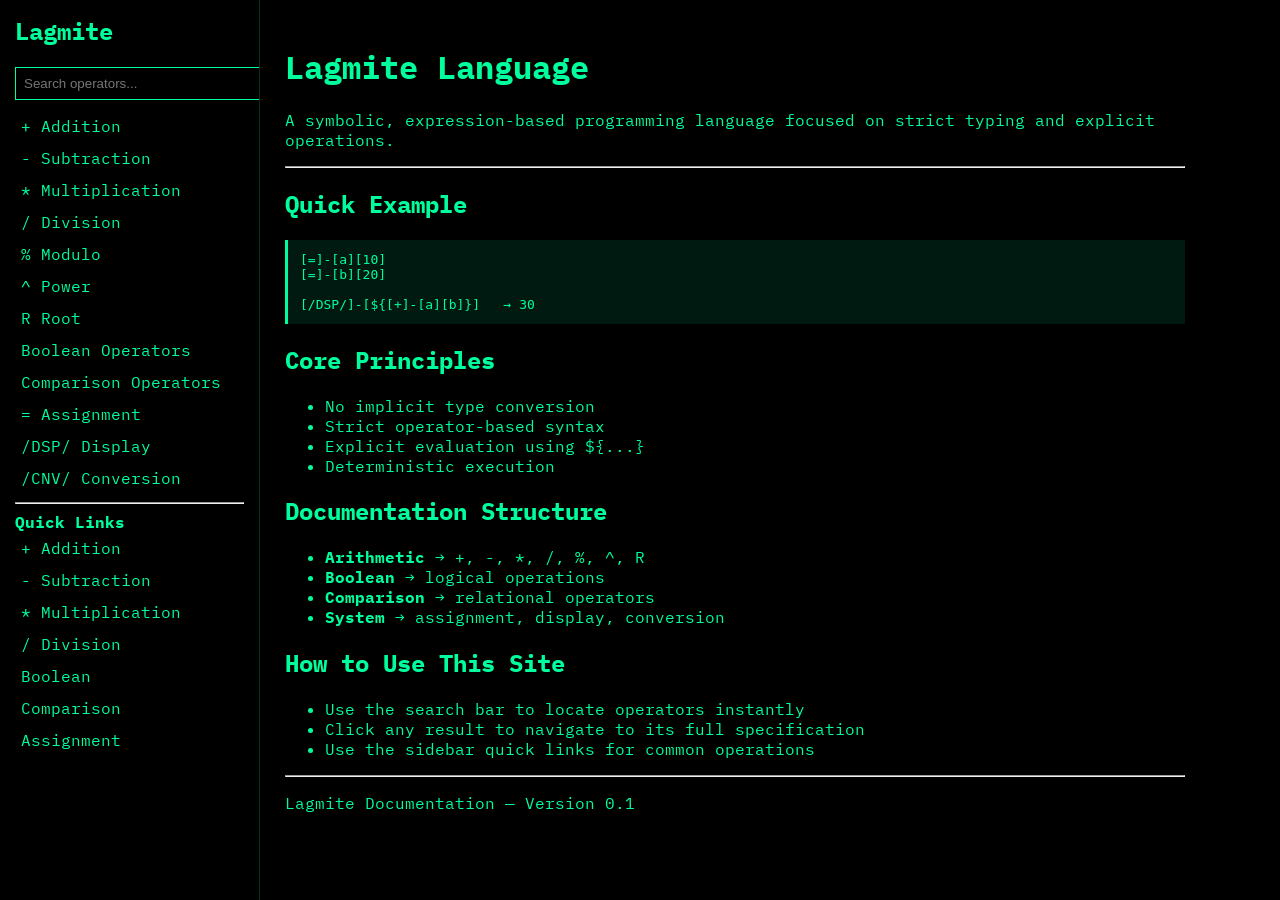
<file: index.html>
<!DOCTYPE html>
<html lang="en">
<head>
<meta charset="UTF-8">
<title>Lagmite Documentation</title>
<meta name="viewport" content="width=device-width, initial-scale=1.0">

<link href="https://fonts.googleapis.com/css2?family=IBM+Plex+Mono&display=swap" rel="stylesheet">
<link rel="stylesheet" href="style.css">
</head>

<body>

<!-- Sidebar -->
<div class="sidebar">

    <h2>Lagmite</h2>

    <input id="search" placeholder="Search operators...">

    <div id="results"></div>

    <hr>

    <div>
        <b>Quick Links</b>
        <a href="operators/add.html">+ Addition</a>
        <a href="operators/sub.html">- Subtraction</a>
        <a href="operators/mul.html">* Multiplication</a>
        <a href="operators/div.html">/ Division</a>
        <a href="operators/boolean.html">Boolean</a>
        <a href="operators/comparison.html">Comparison</a>
        <a href="operators/assign.html">Assignment</a>
    </div>

</div>

<!-- Main -->
<div class="main">

    <!-- Header -->
    <header>
        <h1>Lagmite Language</h1>
        <p>
            A symbolic, expression-based programming language focused on strict typing and explicit operations.
        </p>
    </header>

    <hr>

    <!-- Quick Example -->
    <section>
        <h2>Quick Example</h2>
<pre>
[=]-[a][10]
[=]-[b][20]

[/DSP/]-[${[+]-[a][b]}]   → 30
</pre>
    </section>

    <!-- Key Features -->
    <section>
        <h2>Core Principles</h2>
        <ul>
            <li>No implicit type conversion</li>
            <li>Strict operator-based syntax</li>
            <li>Explicit evaluation using ${...}</li>
            <li>Deterministic execution</li>
        </ul>
    </section>

    <!-- Navigation Guide -->
    <section>
        <h2>Documentation Structure</h2>
        <ul>
            <li><b>Arithmetic</b> → +, -, *, /, %, ^, R</li>
            <li><b>Boolean</b> → logical operations</li>
            <li><b>Comparison</b> → relational operators</li>
            <li><b>System</b> → assignment, display, conversion</li>
        </ul>
    </section>

    <!-- Usage Hint -->
    <section>
        <h2>How to Use This Site</h2>
        <ul>
            <li>Use the search bar to locate operators instantly</li>
            <li>Click any result to navigate to its full specification</li>
            <li>Use the sidebar quick links for common operations</li>
        </ul>
    </section>

    <hr>

    <!-- Footer -->
    <footer>
        <p>
            Lagmite Documentation — Version 0.1
        </p>
    </footer>

</div>

<script src="search.js"></script>

</body>
</html>
</file>
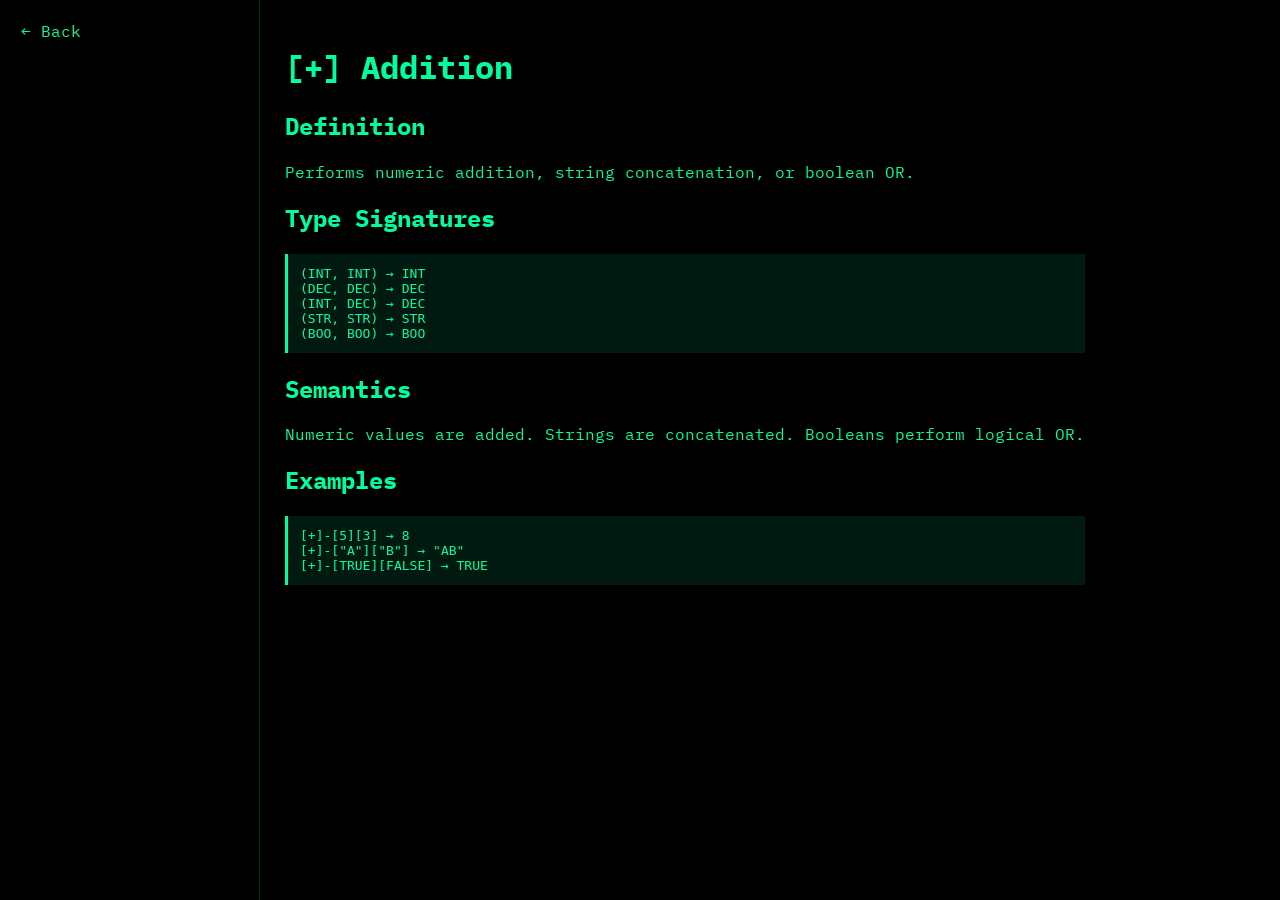
<file: operators/add.html>
<!DOCTYPE html>
<html>
<head>
<meta charset="UTF-8">
<title>[+] Addition</title>
<link href="https://fonts.googleapis.com/css2?family=IBM+Plex+Mono&display=swap" rel="stylesheet">
<link rel="stylesheet" href="../style.css">
</head>
<body>
<div class="sidebar"><a href="../index.html">← Back</a></div>
<div class="main">
<h1>[+] Addition</h1>

<h2>Definition</h2>
<p>Performs numeric addition, string concatenation, or boolean OR.</p>

<h2>Type Signatures</h2>
<pre>
(INT, INT) → INT
(DEC, DEC) → DEC
(INT, DEC) → DEC
(STR, STR) → STR
(BOO, BOO) → BOO
</pre>

<h2>Semantics</h2>
<p>
Numeric values are added. Strings are concatenated. Booleans perform logical OR.
</p>

<h2>Examples</h2>
<pre>
[+]-[5][3] → 8
[+]-["A"]["B"] → "AB"
[+]-[TRUE][FALSE] → TRUE
</pre>

</div>
</body>
</html>
</file>
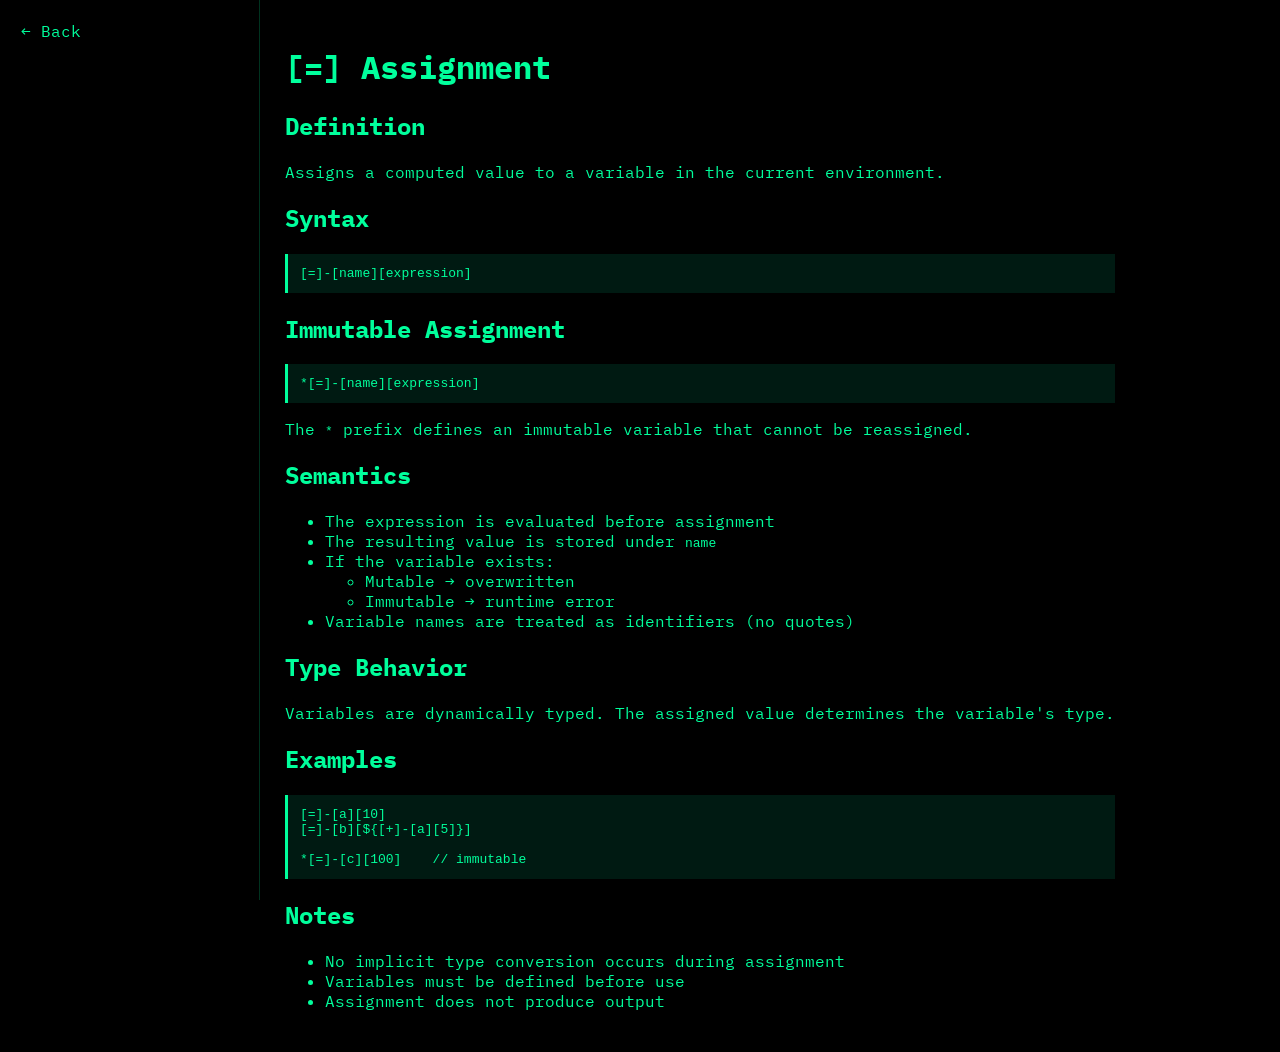
<file: operators/assign.html>
<!DOCTYPE html>
<html>
<head>
<meta charset="UTF-8">
<title>[=] Assignment</title>
<link href="https://fonts.googleapis.com/css2?family=IBM+Plex+Mono&display=swap" rel="stylesheet">
<link rel="stylesheet" href="../style.css">
</head>

<body>

<div class="sidebar">
    <a href="../index.html">← Back</a>
</div>

<div class="main">

<h1>[=] Assignment</h1>

<h2>Definition</h2>
<p>
Assigns a computed value to a variable in the current environment.
</p>

<h2>Syntax</h2>
<pre>
[=]-[name][expression]
</pre>

<h2>Immutable Assignment</h2>
<pre>
*[=]-[name][expression]
</pre>

<p>
The <code>*</code> prefix defines an immutable variable that cannot be reassigned.
</p>

<h2>Semantics</h2>
<ul>
<li>The expression is evaluated before assignment</li>
<li>The resulting value is stored under <code>name</code></li>
<li>If the variable exists:
    <ul>
        <li>Mutable → overwritten</li>
        <li>Immutable → runtime error</li>
    </ul>
</li>
<li>Variable names are treated as identifiers (no quotes)</li>
</ul>

<h2>Type Behavior</h2>
<p>
Variables are dynamically typed. The assigned value determines the variable's type.
</p>

<h2>Examples</h2>
<pre>
[=]-[a][10]
[=]-[b][${[+]-[a][5]}]

*[=]-[c][100]    // immutable
</pre>

<h2>Notes</h2>
<ul>
<li>No implicit type conversion occurs during assignment</li>
<li>Variables must be defined before use</li>
<li>Assignment does not produce output</li>
</ul>

</div>

</body>
</html>
</file>
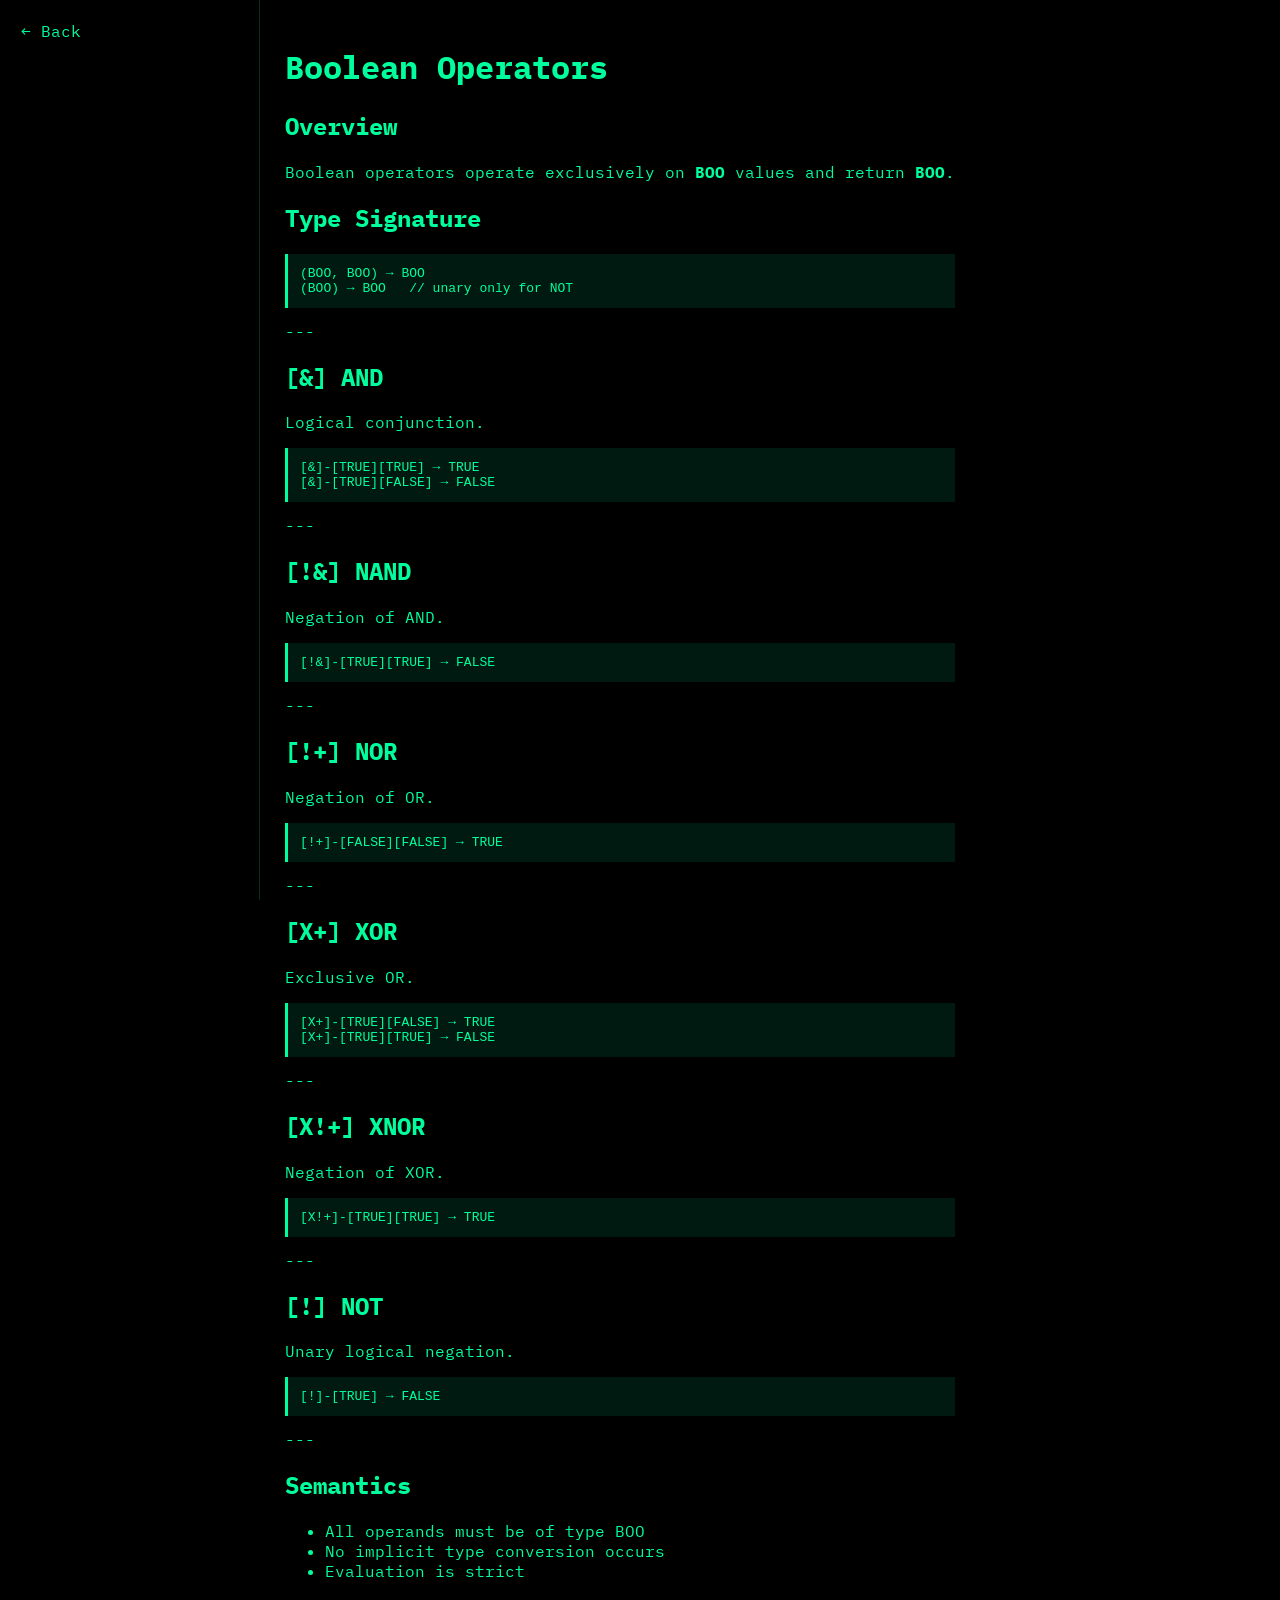
<file: operators/boolean.html>
<!DOCTYPE html>
<html>
<head>
<meta charset="UTF-8">
<title>Boolean Operators</title>
<link href="https://fonts.googleapis.com/css2?family=IBM+Plex+Mono&display=swap" rel="stylesheet">
<link rel="stylesheet" href="../style.css">
</head>

<body>

<div class="sidebar">
    <a href="../index.html">← Back</a>
</div>

<div class="main">

<h1>Boolean Operators</h1>

<h2>Overview</h2>
<p>
Boolean operators operate exclusively on <b>BOO</b> values and return <b>BOO</b>.
</p>

<h2>Type Signature</h2>
<pre>
(BOO, BOO) → BOO
(BOO) → BOO   // unary only for NOT
</pre>

---

<h2>[&] AND</h2>
<p>Logical conjunction.</p>
<pre>
[&]-[TRUE][TRUE] → TRUE
[&]-[TRUE][FALSE] → FALSE
</pre>

---

<h2>[!&] NAND</h2>
<p>Negation of AND.</p>
<pre>
[!&]-[TRUE][TRUE] → FALSE
</pre>

---

<h2>[!+] NOR</h2>
<p>Negation of OR.</p>
<pre>
[!+]-[FALSE][FALSE] → TRUE
</pre>

---

<h2>[X+] XOR</h2>
<p>Exclusive OR.</p>
<pre>
[X+]-[TRUE][FALSE] → TRUE
[X+]-[TRUE][TRUE] → FALSE
</pre>

---

<h2>[X!+] XNOR</h2>
<p>Negation of XOR.</p>
<pre>
[X!+]-[TRUE][TRUE] → TRUE
</pre>

---

<h2>[!] NOT</h2>
<p>Unary logical negation.</p>
<pre>
[!]-[TRUE] → FALSE
</pre>

---

<h2>Semantics</h2>
<ul>
<li>All operands must be of type BOO</li>
<li>No implicit type conversion occurs</li>
<li>Evaluation is strict</li>
</ul>

</div>

</body>
</html>
</file>
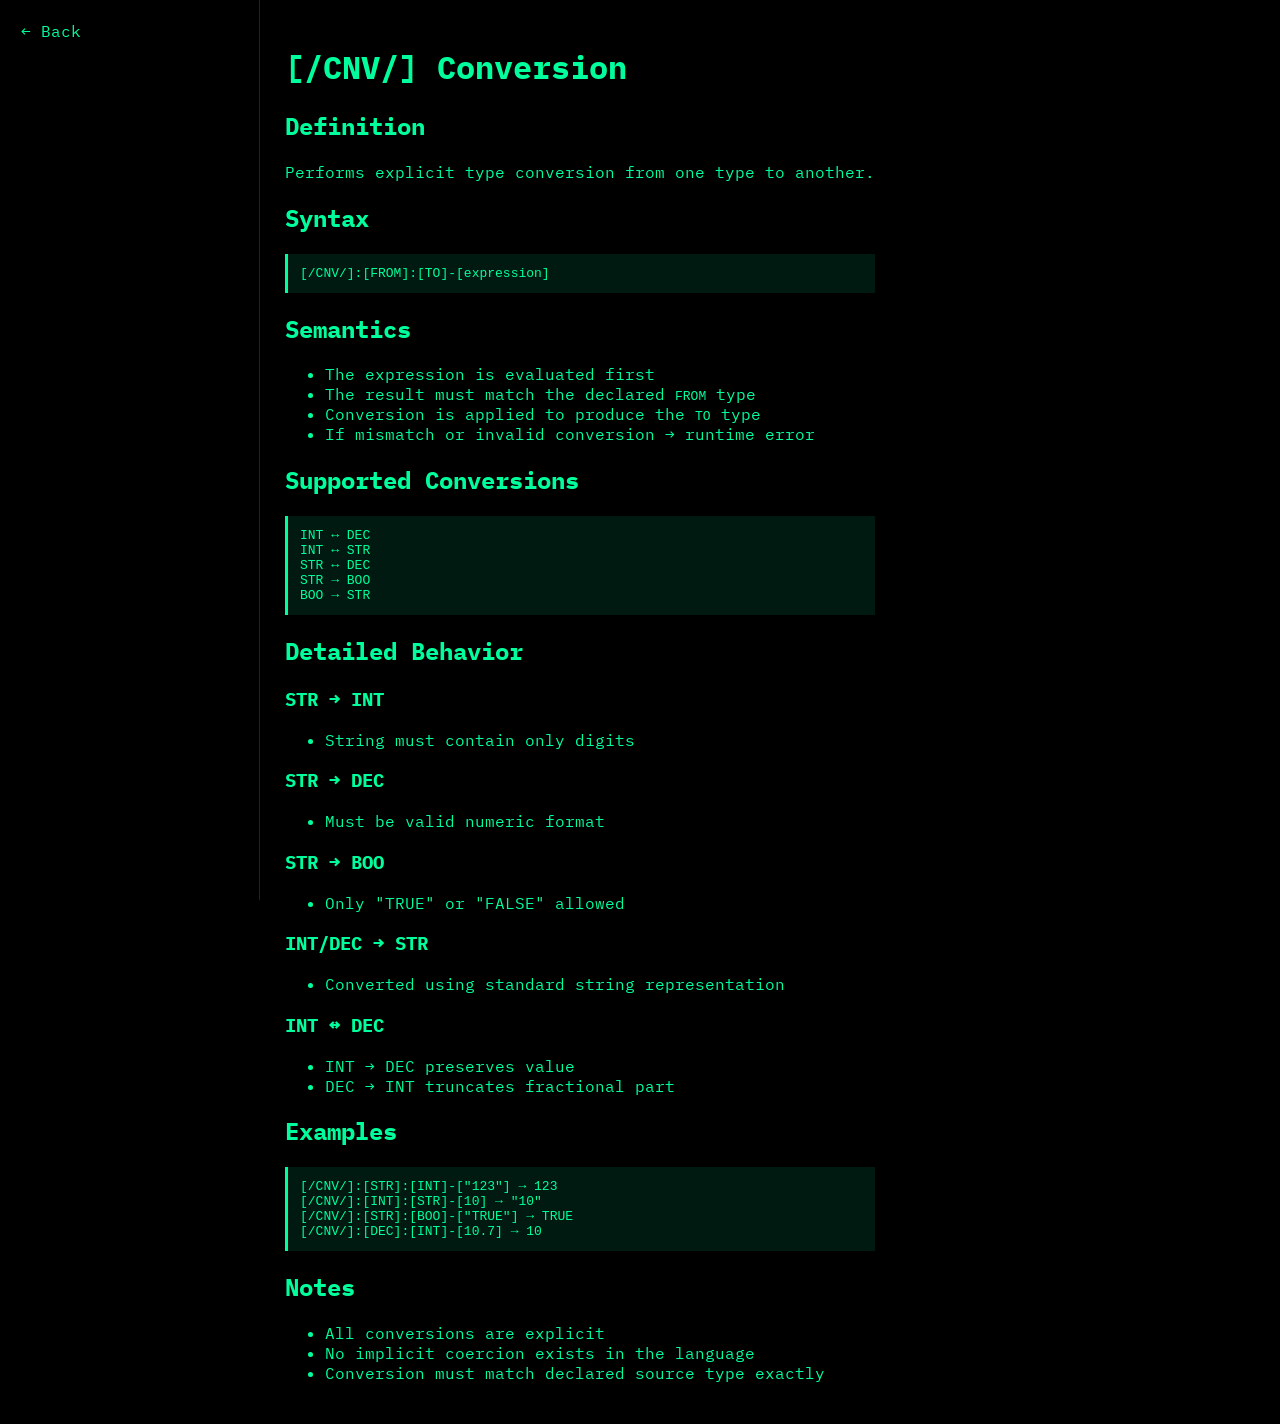
<file: operators/cnv.html>
<!DOCTYPE html>
<html>
<head>
<meta charset="UTF-8">
<title>[/CNV/] Conversion</title>
<link href="https://fonts.googleapis.com/css2?family=IBM+Plex+Mono&display=swap" rel="stylesheet">
<link rel="stylesheet" href="../style.css">
</head>

<body>

<div class="sidebar">
    <a href="../index.html">← Back</a>
</div>

<div class="main">

<h1>[/CNV/] Conversion</h1>

<h2>Definition</h2>
<p>
Performs explicit type conversion from one type to another.
</p>

<h2>Syntax</h2>
<pre>
[/CNV/]:[FROM]:[TO]-[expression]
</pre>

<h2>Semantics</h2>
<ul>
<li>The expression is evaluated first</li>
<li>The result must match the declared <code>FROM</code> type</li>
<li>Conversion is applied to produce the <code>TO</code> type</li>
<li>If mismatch or invalid conversion → runtime error</li>
</ul>

<h2>Supported Conversions</h2>
<pre>
INT ↔ DEC
INT ↔ STR
STR ↔ DEC
STR → BOO
BOO → STR
</pre>

<h2>Detailed Behavior</h2>

<h3>STR → INT</h3>
<ul>
<li>String must contain only digits</li>
</ul>

<h3>STR → DEC</h3>
<ul>
<li>Must be valid numeric format</li>
</ul>

<h3>STR → BOO</h3>
<ul>
<li>Only "TRUE" or "FALSE" allowed</li>
</ul>

<h3>INT/DEC → STR</h3>
<ul>
<li>Converted using standard string representation</li>
</ul>

<h3>INT ↔ DEC</h3>
<ul>
<li>INT → DEC preserves value</li>
<li>DEC → INT truncates fractional part</li>
</ul>

<h2>Examples</h2>
<pre>
[/CNV/]:[STR]:[INT]-["123"] → 123
[/CNV/]:[INT]:[STR]-[10] → "10"
[/CNV/]:[STR]:[BOO]-["TRUE"] → TRUE
[/CNV/]:[DEC]:[INT]-[10.7] → 10
</pre>

<h2>Notes</h2>
<ul>
<li>All conversions are explicit</li>
<li>No implicit coercion exists in the language</li>
<li>Conversion must match declared source type exactly</li>
</ul>

</div>

</body>
</html>
</file>
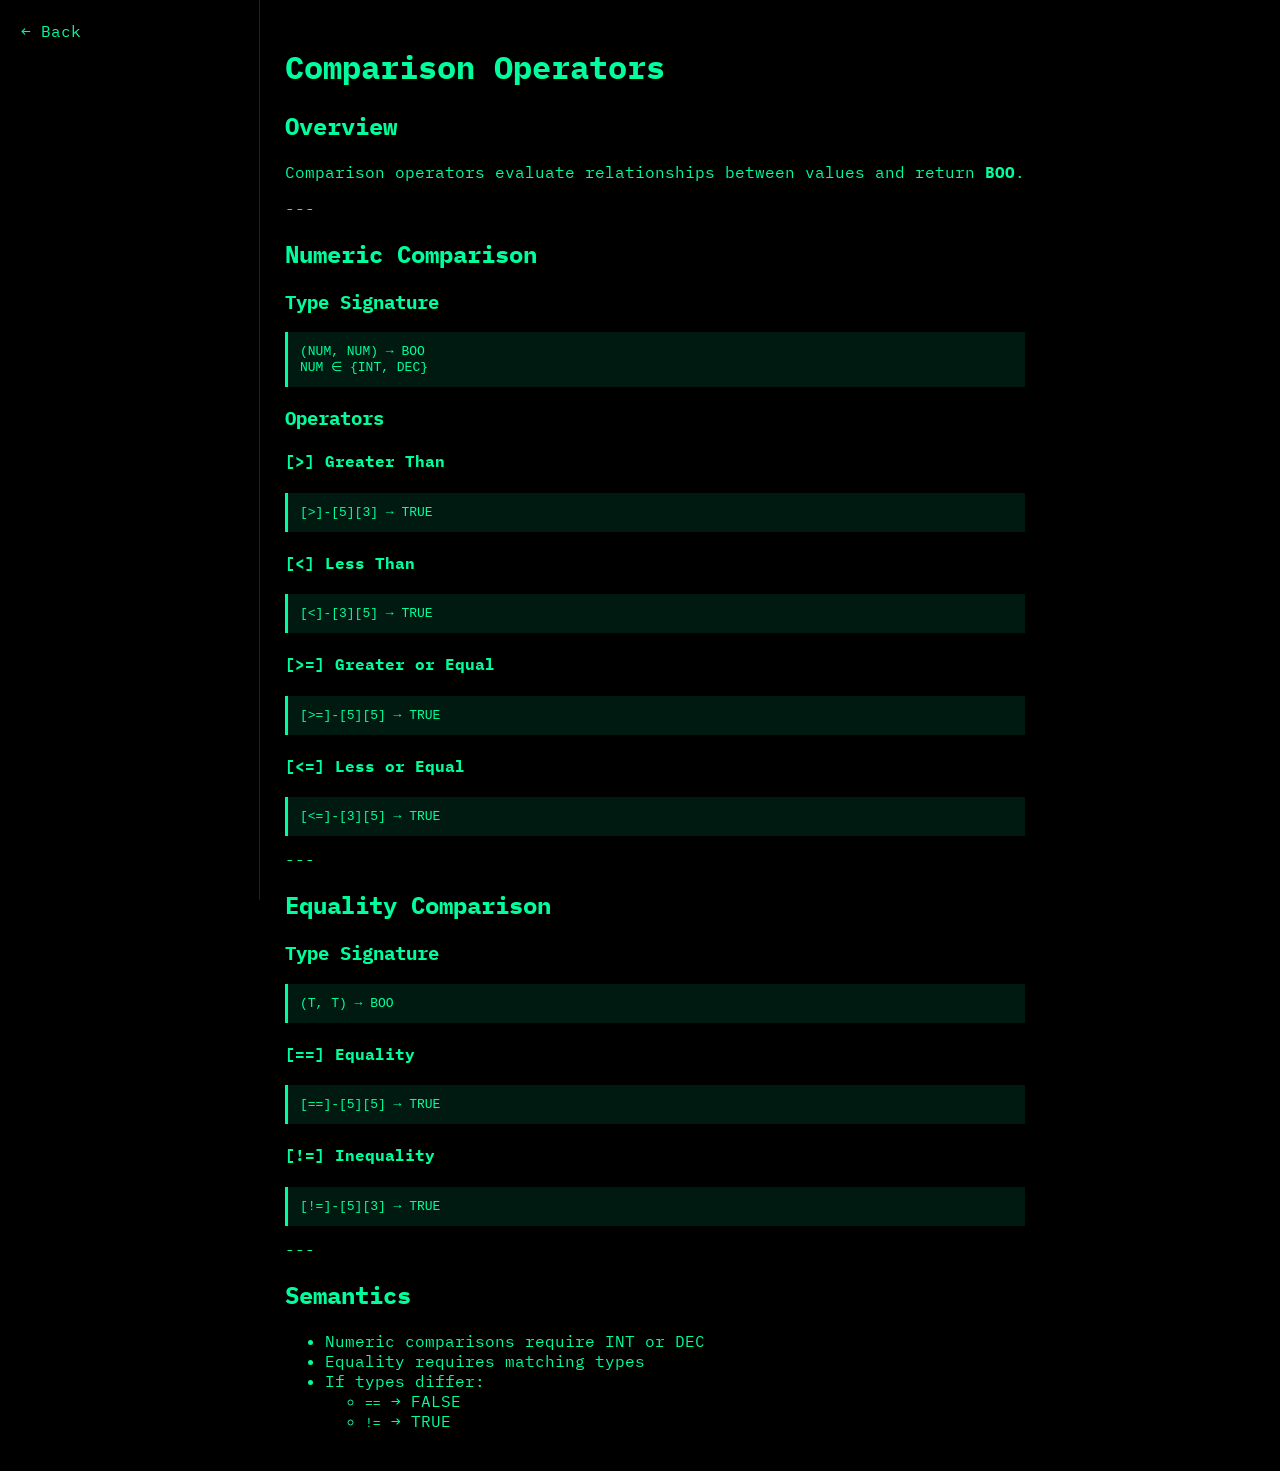
<file: operators/comparison.html>
<!DOCTYPE html>
<html>
<head>
<meta charset="UTF-8">
<title>Comparison Operators</title>
<link href="https://fonts.googleapis.com/css2?family=IBM+Plex+Mono&display=swap" rel="stylesheet">
<link rel="stylesheet" href="../style.css">
</head>

<body>

<div class="sidebar">
    <a href="../index.html">← Back</a>
</div>

<div class="main">

<h1>Comparison Operators</h1>

<h2>Overview</h2>
<p>
Comparison operators evaluate relationships between values and return <b>BOO</b>.
</p>

---

<h2>Numeric Comparison</h2>

<h3>Type Signature</h3>
<pre>
(NUM, NUM) → BOO
NUM ∈ {INT, DEC}
</pre>

<h3>Operators</h3>

<h4>[>] Greater Than</h4>
<pre>[>]-[5][3] → TRUE</pre>

<h4>[<] Less Than</h4>
<pre>[<]-[3][5] → TRUE</pre>

<h4>[>=] Greater or Equal</h4>
<pre>[>=]-[5][5] → TRUE</pre>

<h4>[<=] Less or Equal</h4>
<pre>[<=]-[3][5] → TRUE</pre>

---

<h2>Equality Comparison</h2>

<h3>Type Signature</h3>
<pre>
(T, T) → BOO
</pre>

<h4>[==] Equality</h4>
<pre>[==]-[5][5] → TRUE</pre>

<h4>[!=] Inequality</h4>
<pre>[!=]-[5][3] → TRUE</pre>

---

<h2>Semantics</h2>
<ul>
<li>Numeric comparisons require INT or DEC</li>
<li>Equality requires matching types</li>
<li>If types differ:
    <ul>
        <li><code>==</code> → FALSE</li>
        <li><code>!=</code> → TRUE</li>
    </ul>
</li>
</ul>

</div>

</body>
</html>
</file>
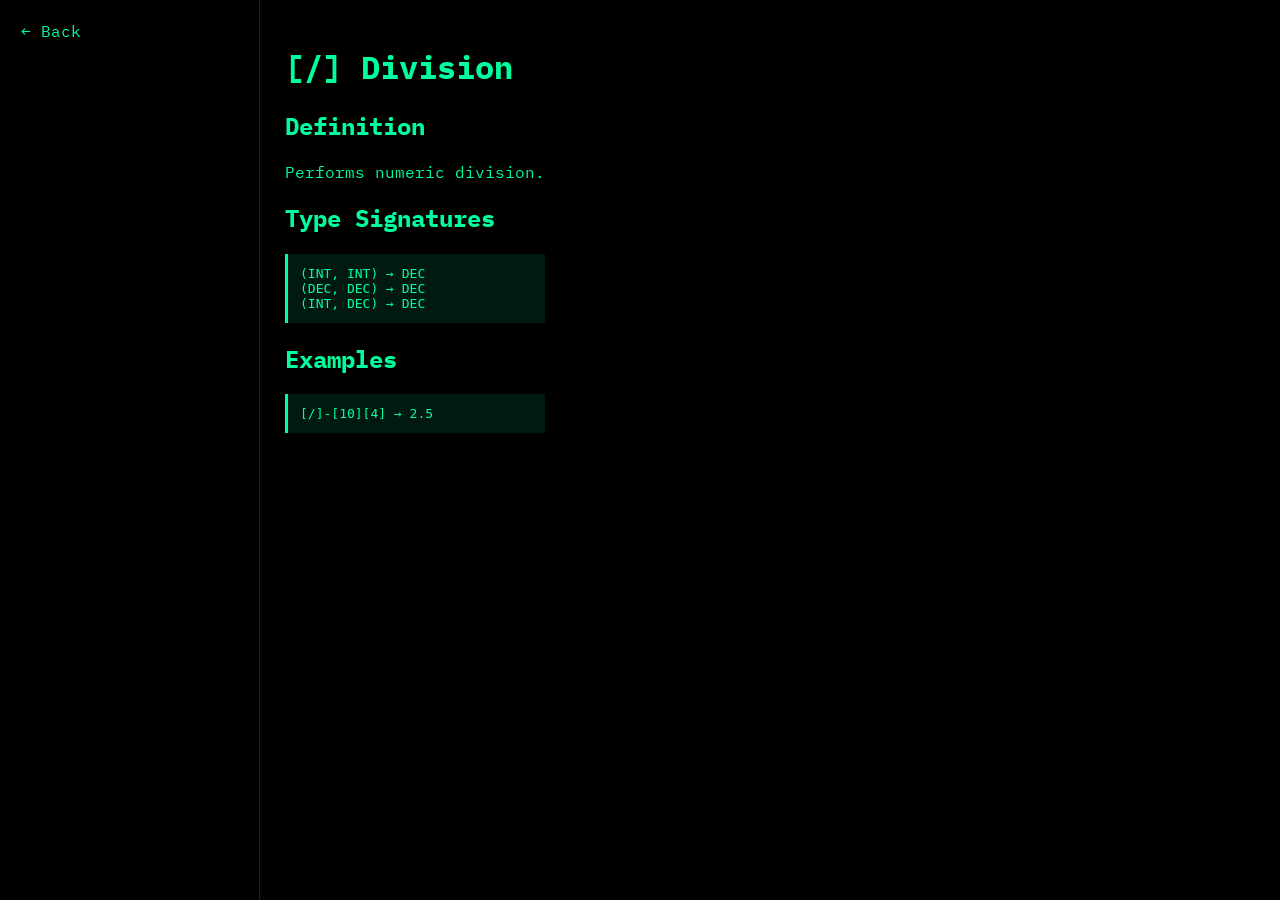
<file: operators/div.html>
<!DOCTYPE html>
<html>
<head>
<meta charset="UTF-8">
<title>[/] Division</title>
<link href="https://fonts.googleapis.com/css2?family=IBM+Plex+Mono&display=swap" rel="stylesheet">
<link rel="stylesheet" href="../style.css">
</head>
<body>
<div class="sidebar"><a href="../index.html">← Back</a></div>
<div class="main">
<h1>[/] Division</h1>

<h2>Definition</h2>
<p>Performs numeric division.</p>

<h2>Type Signatures</h2>
<pre>
(INT, INT) → DEC
(DEC, DEC) → DEC
(INT, DEC) → DEC
</pre>

<h2>Examples</h2>
<pre>
[/]-[10][4] → 2.5
</pre>

</div>
</body>
</html>
</file>
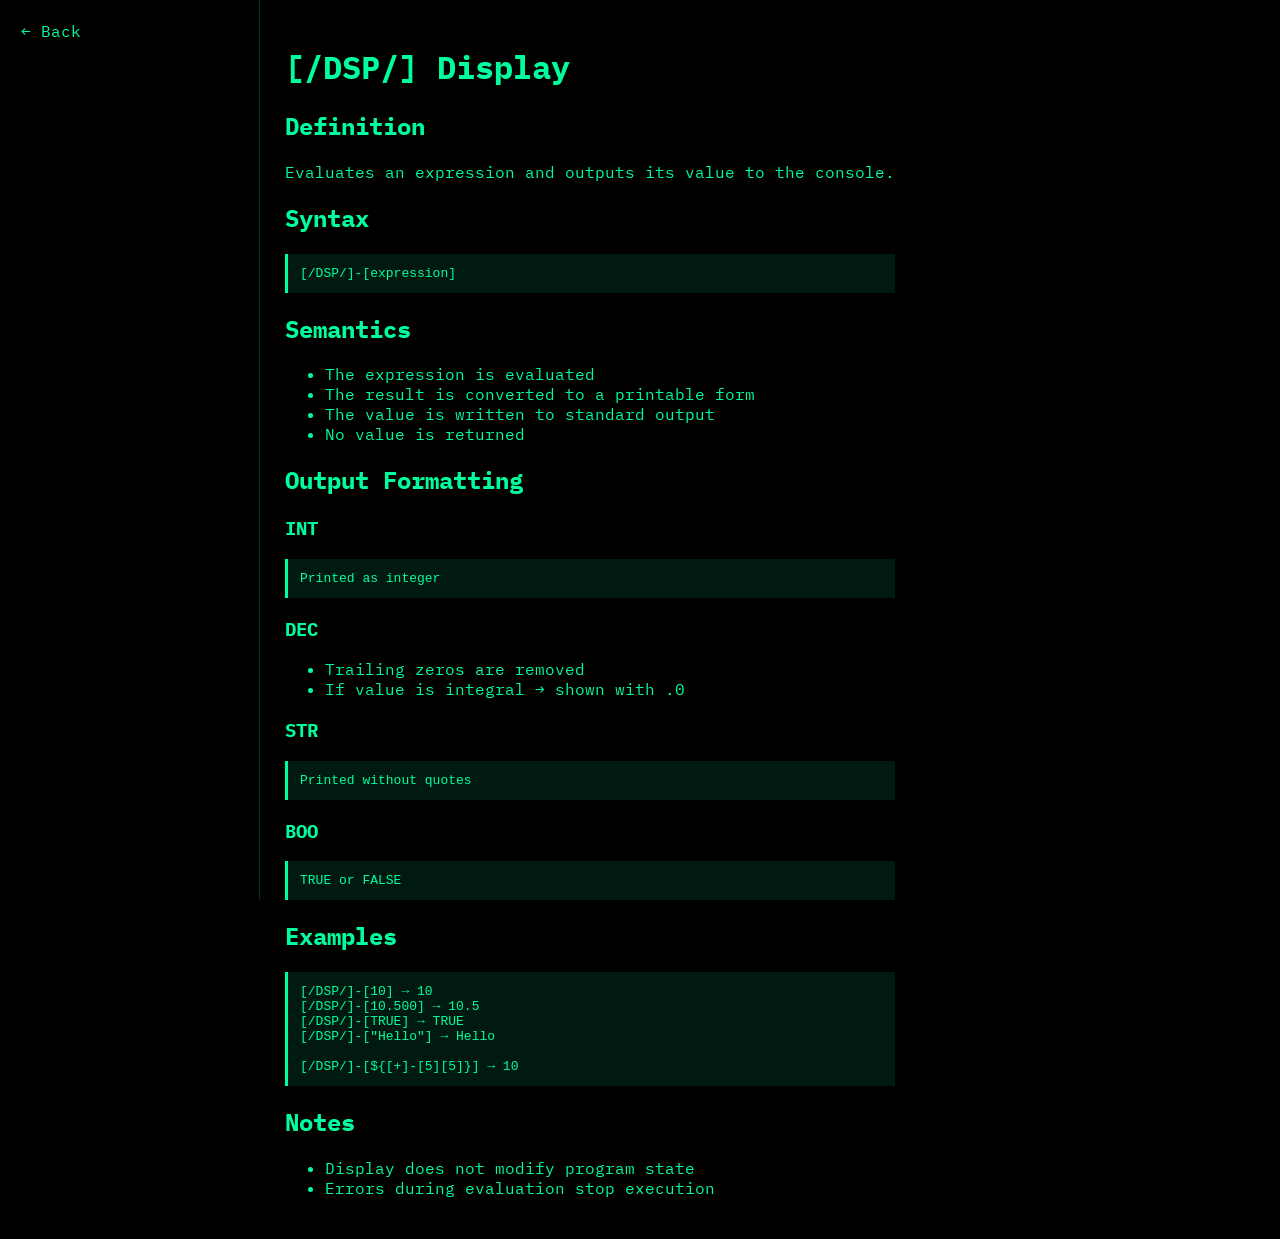
<file: operators/dsp.html>
<!DOCTYPE html>
<html>
<head>
<meta charset="UTF-8">
<title>[/DSP/] Display</title>
<link href="https://fonts.googleapis.com/css2?family=IBM+Plex+Mono&display=swap" rel="stylesheet">
<link rel="stylesheet" href="../style.css">
</head>

<body>

<div class="sidebar">
    <a href="../index.html">← Back</a>
</div>

<div class="main">

<h1>[/DSP/] Display</h1>

<h2>Definition</h2>
<p>
Evaluates an expression and outputs its value to the console.
</p>

<h2>Syntax</h2>
<pre>
[/DSP/]-[expression]
</pre>

<h2>Semantics</h2>
<ul>
<li>The expression is evaluated</li>
<li>The result is converted to a printable form</li>
<li>The value is written to standard output</li>
<li>No value is returned</li>
</ul>

<h2>Output Formatting</h2>

<h3>INT</h3>
<pre>
Printed as integer
</pre>

<h3>DEC</h3>
<ul>
<li>Trailing zeros are removed</li>
<li>If value is integral → shown with .0</li>
</ul>

<h3>STR</h3>
<pre>
Printed without quotes
</pre>

<h3>BOO</h3>
<pre>
TRUE or FALSE
</pre>

<h2>Examples</h2>
<pre>
[/DSP/]-[10] → 10
[/DSP/]-[10.500] → 10.5
[/DSP/]-[TRUE] → TRUE
[/DSP/]-["Hello"] → Hello

[/DSP/]-[${[+]-[5][5]}] → 10
</pre>

<h2>Notes</h2>
<ul>
<li>Display does not modify program state</li>
<li>Errors during evaluation stop execution</li>
</ul>

</div>

</body>
</html>
</file>
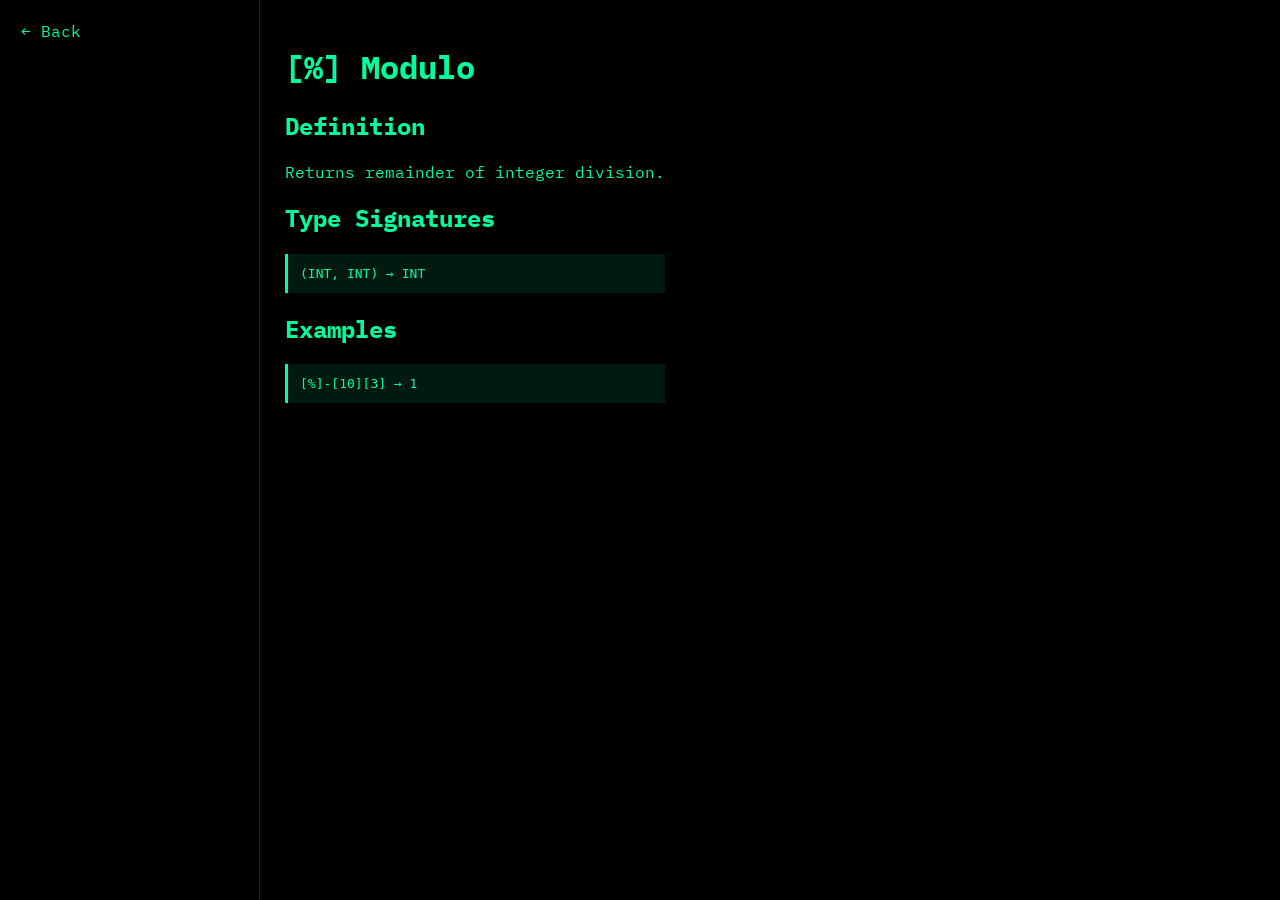
<file: operators/mod.html>
<!DOCTYPE html>
<html>
<head>
<meta charset="UTF-8">
<title>[%] Modulo</title>
<link href="https://fonts.googleapis.com/css2?family=IBM+Plex+Mono&display=swap" rel="stylesheet">
<link rel="stylesheet" href="../style.css">
</head>
<body>
<div class="sidebar"><a href="../index.html">← Back</a></div>
<div class="main">
<h1>[%] Modulo</h1>

<h2>Definition</h2>
<p>Returns remainder of integer division.</p>

<h2>Type Signatures</h2>
<pre>
(INT, INT) → INT
</pre>

<h2>Examples</h2>
<pre>
[%]-[10][3] → 1
</pre>

</div>
</body>
</html>
</file>
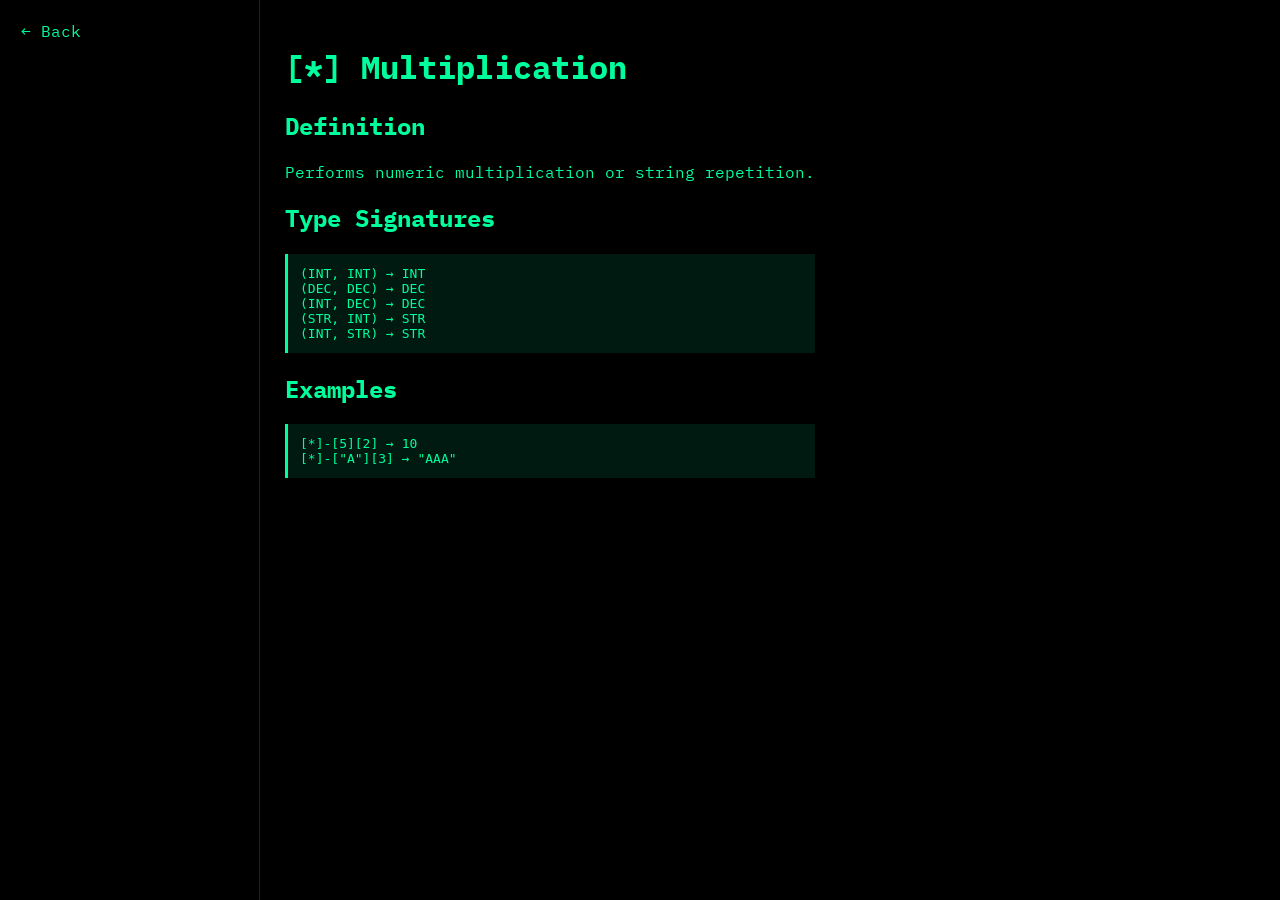
<file: operators/mul.html>
<!DOCTYPE html>
<html>
<head>
<meta charset="UTF-8">
<title>[*] Multiplication</title>
<link href="https://fonts.googleapis.com/css2?family=IBM+Plex+Mono&display=swap" rel="stylesheet">
<link rel="stylesheet" href="../style.css">
</head>
<body>
<div class="sidebar"><a href="../index.html">← Back</a></div>
<div class="main">
<h1>[*] Multiplication</h1>

<h2>Definition</h2>
<p>Performs numeric multiplication or string repetition.</p>

<h2>Type Signatures</h2>
<pre>
(INT, INT) → INT
(DEC, DEC) → DEC
(INT, DEC) → DEC
(STR, INT) → STR
(INT, STR) → STR
</pre>

<h2>Examples</h2>
<pre>
[*]-[5][2] → 10
[*]-["A"][3] → "AAA"
</pre>

</div>
</body>
</html>
</file>
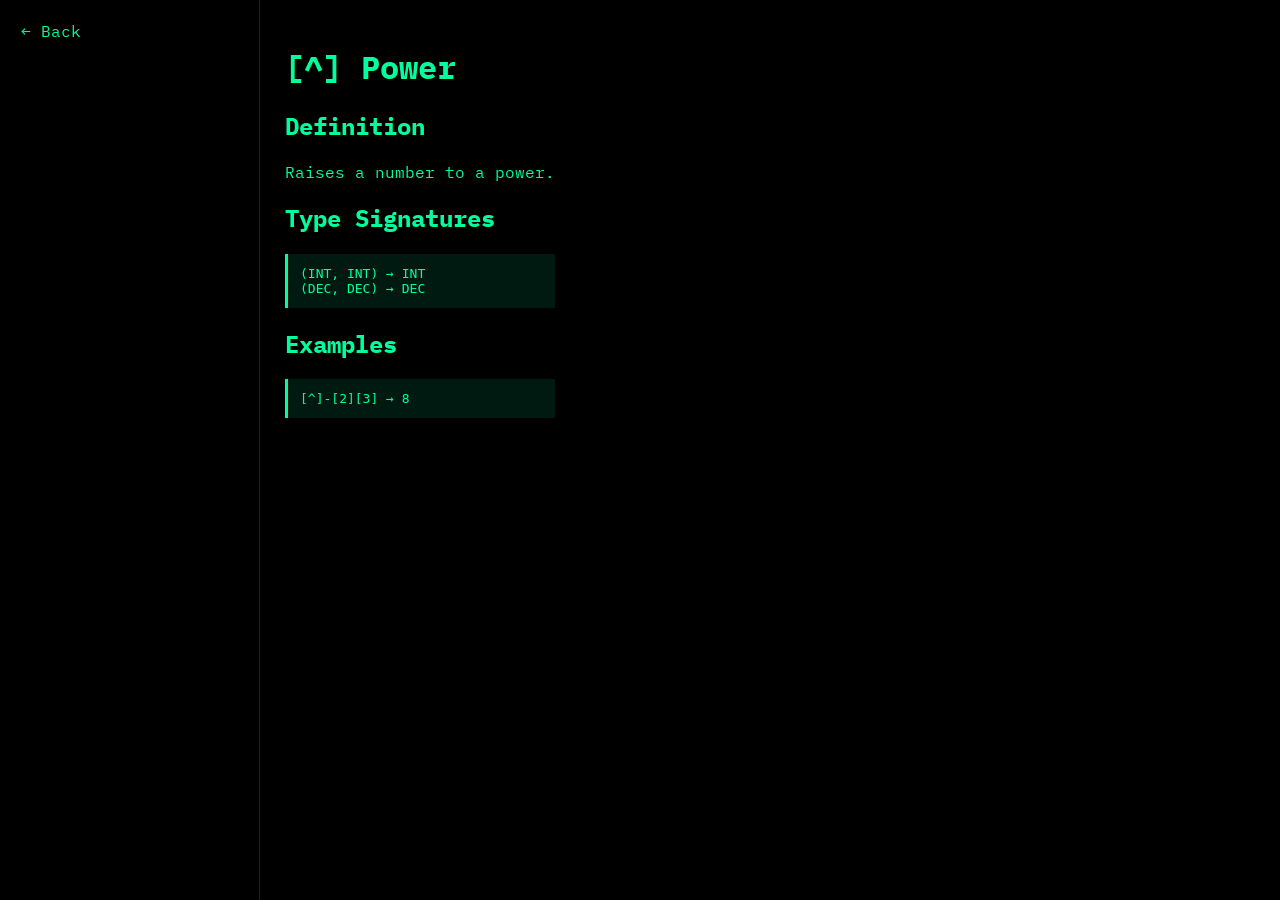
<file: operators/pow.html>
<!DOCTYPE html>
<html>
<head>
<meta charset="UTF-8">
<title>[^] Power</title>
<link href="https://fonts.googleapis.com/css2?family=IBM+Plex+Mono&display=swap" rel="stylesheet">
<link rel="stylesheet" href="../style.css">
</head>
<body>
<div class="sidebar"><a href="../index.html">← Back</a></div>
<div class="main">
<h1>[^] Power</h1>

<h2>Definition</h2>
<p>Raises a number to a power.</p>

<h2>Type Signatures</h2>
<pre>
(INT, INT) → INT
(DEC, DEC) → DEC
</pre>

<h2>Examples</h2>
<pre>
[^]-[2][3] → 8
</pre>

</div>
</body>
</html>
</file>
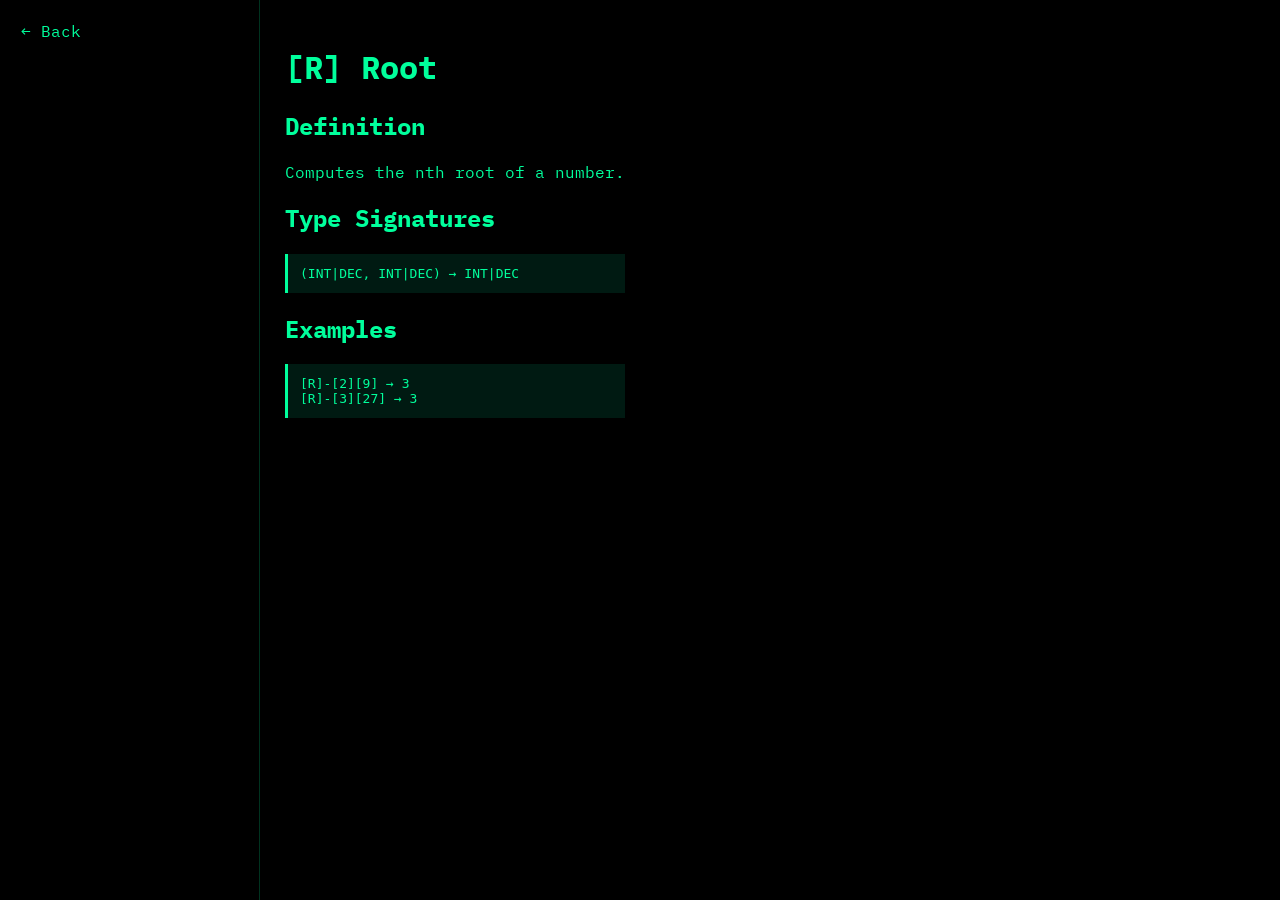
<file: operators/root.html>
<!DOCTYPE html>
<html>
<head>
<meta charset="UTF-8">
<title>[R] Root</title>
<link href="https://fonts.googleapis.com/css2?family=IBM+Plex+Mono&display=swap" rel="stylesheet">
<link rel="stylesheet" href="../style.css">
</head>
<body>
<div class="sidebar"><a href="../index.html">← Back</a></div>
<div class="main">
<h1>[R] Root</h1>

<h2>Definition</h2>
<p>Computes the nth root of a number.</p>

<h2>Type Signatures</h2>
<pre>
(INT|DEC, INT|DEC) → INT|DEC
</pre>

<h2>Examples</h2>
<pre>
[R]-[2][9] → 3
[R]-[3][27] → 3
</pre>

</div>
</body>
</html>
</file>
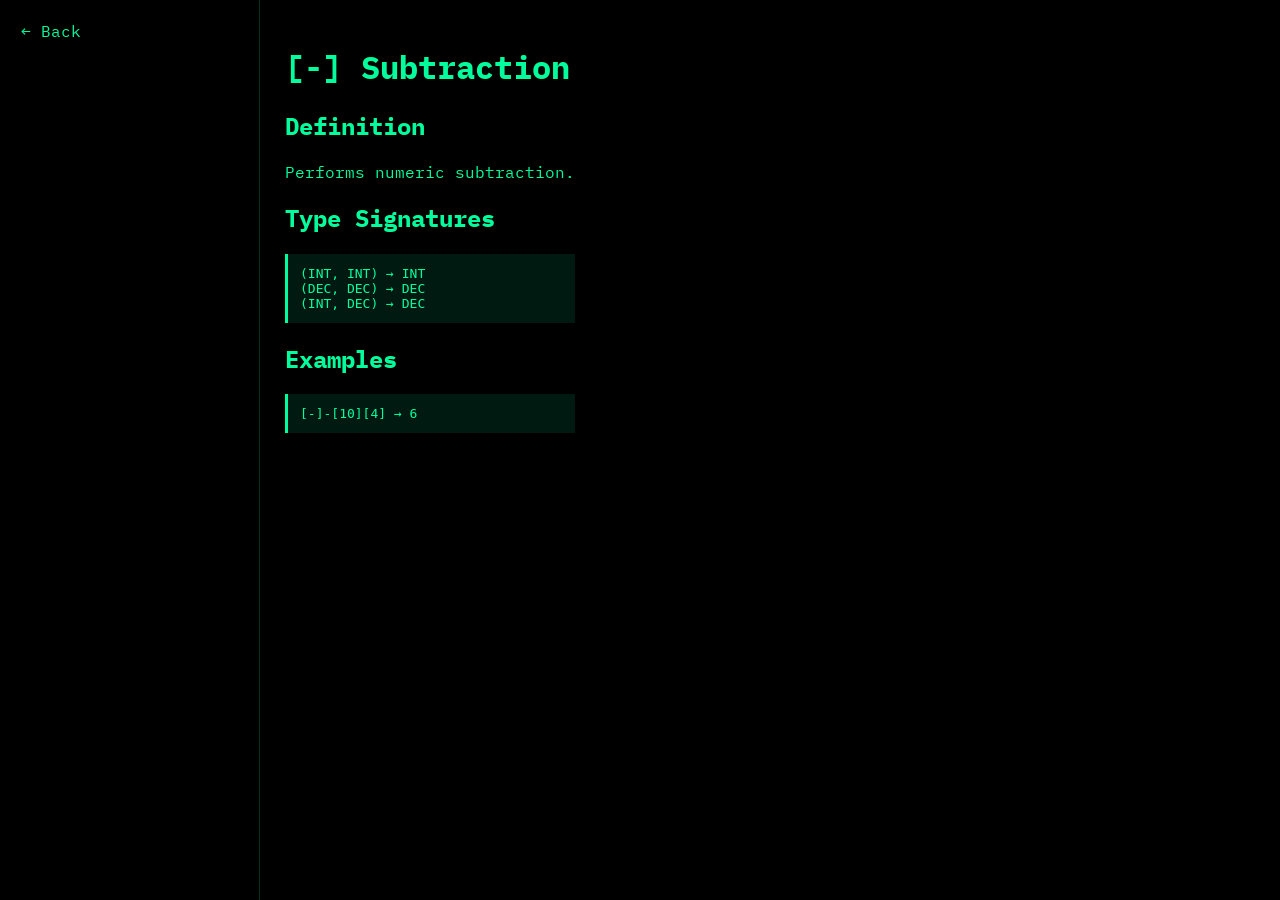
<file: operators/sub.html>
<!DOCTYPE html>
<html>
<head>
<meta charset="UTF-8">
<title>[-] Subtraction</title>
<link href="https://fonts.googleapis.com/css2?family=IBM+Plex+Mono&display=swap" rel="stylesheet">
<link rel="stylesheet" href="../style.css">
</head>
<body>
<div class="sidebar"><a href="../index.html">← Back</a></div>
<div class="main">
<h1>[-] Subtraction</h1>

<h2>Definition</h2>
<p>Performs numeric subtraction.</p>

<h2>Type Signatures</h2>
<pre>
(INT, INT) → INT
(DEC, DEC) → DEC
(INT, DEC) → DEC
</pre>

<h2>Examples</h2>
<pre>
[-]-[10][4] → 6
</pre>

</div>
</body>
</html>
</file>
<file: style.css>
body {
    margin: 0;
    background: #000;
    color: #00ff9c;
    font-family: 'IBM Plex Mono', monospace;
    display: flex;
}

/* Sidebar */
.sidebar {
    width: 260px;
    height: 100vh;
    overflow-y: auto;
    border-right: 1px solid #00ff9c33;
    padding: 15px;
    box-sizing: border-box;
}

.sidebar h2 {
    margin-top: 0;
}

.sidebar input {
    width: 100%;
    padding: 8px;
    background: black;
    border: 1px solid #00ff9c;
    color: #00ff9c;
    outline: none;
    margin-bottom: 10px;
}

/* Links */
.sidebar a {
    display: block;
    color: #00ff9c;
    text-decoration: none;
    padding: 6px;
    border-radius: 4px;
}

.sidebar a:hover {
    background: #00ff9c22;
}

/* Main content */
.main {
    padding: 25px;
    max-width: 900px;
}

/* Code blocks */
pre {
    background: #001a12;
    padding: 12px;
    border-left: 3px solid #00ff9c;
    overflow-x: auto;
}

/* Scrollbar (optional aesthetic) */
::-webkit-scrollbar {
    width: 6px;
}

::-webkit-scrollbar-thumb {
    background: #00ff9c44;
}
</file>
